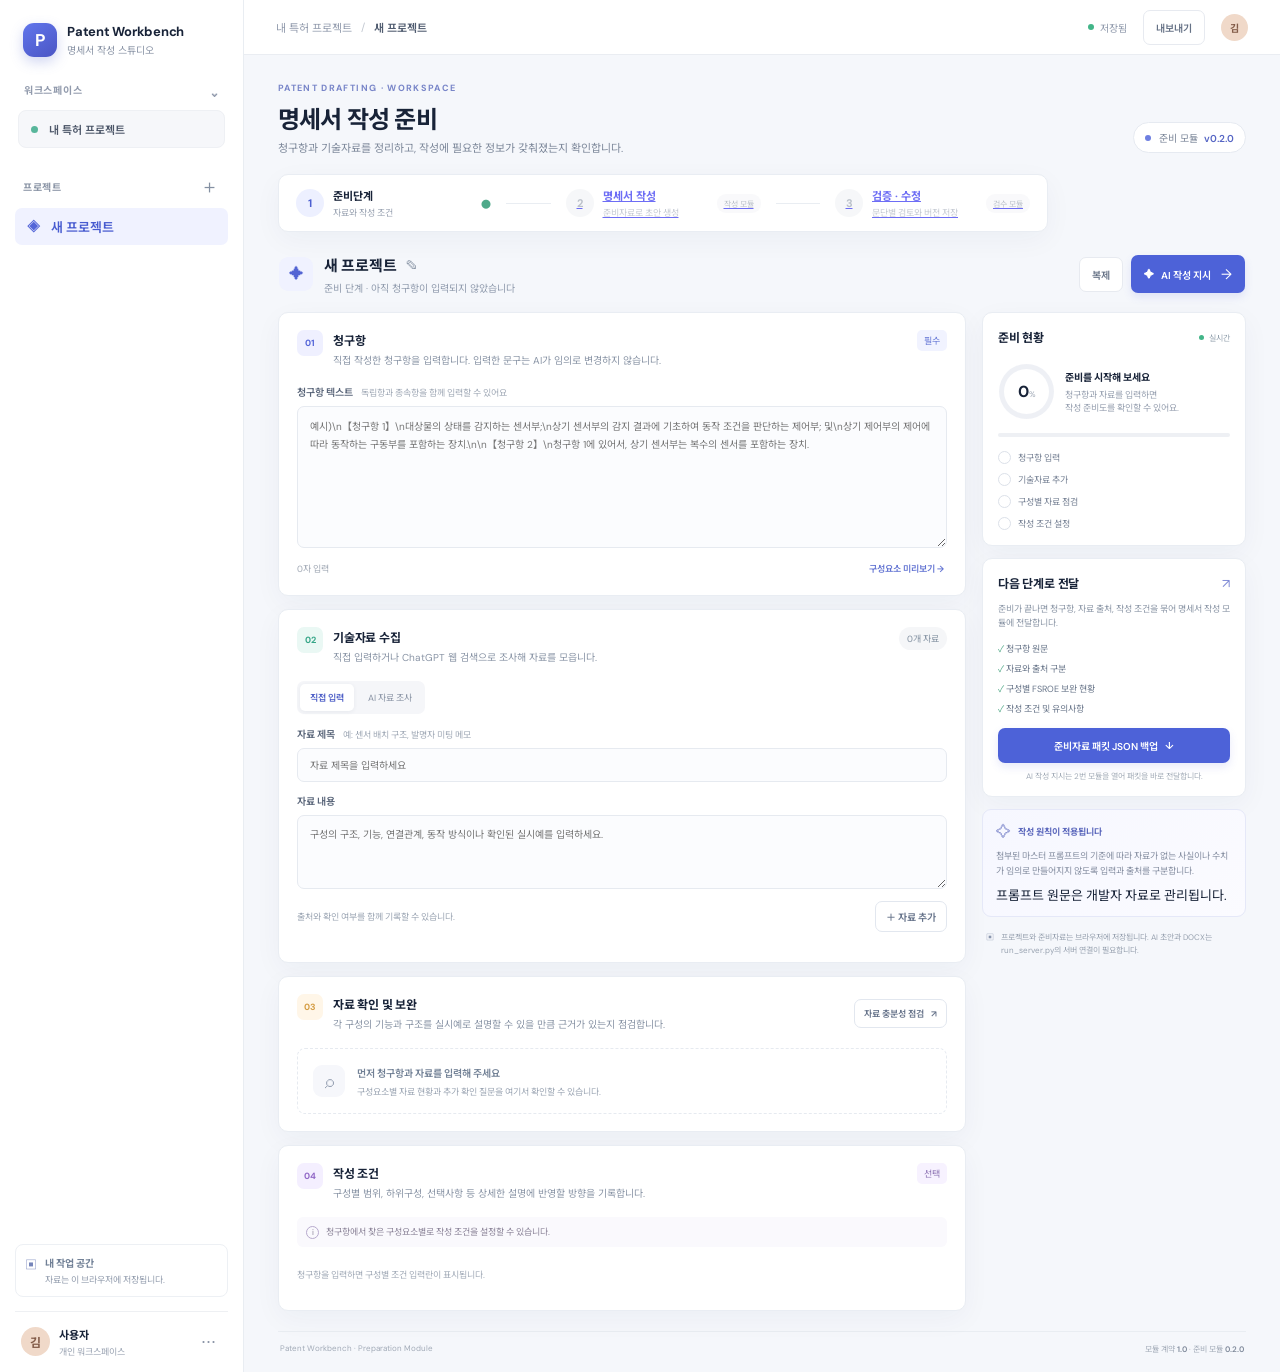
<file: index.html>
<!doctype html>
<html lang="ko">
<head>
  <meta charset="utf-8" />
  <meta name="viewport" content="width=device-width, initial-scale=1, viewport-fit=cover" />
  <meta name="theme-color" content="#f5f7fb" />
  <meta name="mobile-web-app-capable" content="yes" />
  <meta name="apple-mobile-web-app-capable" content="yes" />
  <meta name="apple-mobile-web-app-status-bar-style" content="default" />
  <title>특허명세서 워크벤치 · 준비단계</title>
  <link rel="manifest" href="./manifest.webmanifest" />
  <link rel="apple-touch-icon" href="./assets/icon-192.png" />
  <link rel="stylesheet" href="./src/styles.css" />
  <link rel="stylesheet" href="./src/mobile.css" />
</head>
<body>
  <div class="app-shell">
    <aside class="sidebar">
      <div class="brand"><div class="brand-mark">P</div><div><strong>Patent Workbench</strong><small>명세서 작성 스튜디오</small></div></div>
      <div class="workspace-label">워크스페이스 <span class="chevron">⌄</span></div>
      <div class="workspace-name"><span class="workspace-dot"></span> 내 특허 프로젝트</div>
      <div class="side-section-title">프로젝트 <button class="icon-button" id="newProjectBtn" title="새 프로젝트">＋</button></div>
      <nav id="projectNav" class="project-nav" aria-label="프로젝트 목록"></nav>
      <div class="side-spacer"></div>
      <div class="privacy-note"><span class="tiny-lock">▣</span><div><b>내 작업 공간</b><small>자료는 이 브라우저에 저장됩니다.</small></div></div>
      <div class="profile"><div class="avatar">김</div><div><b>사용자</b><small>개인 워크스페이스</small></div><button class="more">···</button></div>
    </aside>
    <main class="main-area">
      <header class="topbar"><div class="breadcrumbs"><span>내 특허 프로젝트</span><span class="crumb-sep">/</span><b id="crumbProject">새 프로젝트</b></div><div class="top-actions"><span class="save-state"><i></i><span id="saveState">저장됨</span></span><button class="button button-quiet" id="exportBtn">내보내기</button><div class="avatar avatar-small">김</div></div></header>
      <div class="main-scroll">
        <section class="page-heading"><div><div class="eyebrow">PATENT DRAFTING · WORKSPACE</div><h1>명세서 작성 준비</h1><p class="subheading">청구항과 기술자료를 정리하고, 작성에 필요한 정보가 갖춰졌는지 확인합니다.</p></div><div class="version-chip"><span class="version-dot"></span> 준비 모듈 <b>v0.2.0</b></div></section>
        <section class="module-rail" aria-label="모듈 진행 단계"><div class="rail-step active"><span class="step-number">1</span><span><b>준비단계</b><small>자료와 작성 조건</small></span><span class="step-check">●</span></div><div class="rail-line"></div><a class="rail-step future rail-link" href="./drafting.html"><span class="step-number">2</span><span><b>명세서 작성</b><small>준비자료로 초안 생성</small></span><span class="step-state">작성 모듈</span></a><div class="rail-line"></div><a class="rail-step future rail-link" href="./review.html"><span class="step-number">3</span><span><b>검증 · 수정</b><small>문단별 검토와 버전 저장</small></span><span class="step-state">검수 모듈</span></a></section>
        <section class="project-toolbar"><div class="project-title-wrap"><div class="project-icon">✦</div><div><div class="project-title-line"><h2 id="projectTitle">새 프로젝트</h2><button class="icon-button subtle" id="renameBtn" aria-label="프로젝트 이름 편집">✎</button></div><p id="projectMeta">준비 단계 · 아직 청구항이 입력되지 않았습니다</p></div></div><div class="toolbar-actions"><button class="button button-quiet" id="duplicateBtn">복제</button><button class="button button-primary" id="runModule2Btn"><span>✦</span> AI 작성 지시 <span class="button-arrow">→</span></button></div></section>

        <div class="content-grid">
          <div class="main-column">
            <section class="panel claim-panel">
              <div class="panel-heading"><div class="panel-heading-left"><div class="section-icon indigo">01</div><div><h3>청구항</h3><p>직접 작성한 청구항을 입력합니다. 입력한 문구는 AI가 임의로 변경하지 않습니다.</p></div></div><span class="required-tag">필수</span></div>
              <label class="field-label" for="claimsInput">청구항 텍스트 <span class="muted">독립항과 종속항을 함께 입력할 수 있어요</span></label>
              <textarea id="claimsInput" class="claim-textarea" placeholder="예시)\n【청구항 1】\n대상물의 상태를 감지하는 센서부;\n상기 센서부의 감지 결과에 기초하여 동작 조건을 판단하는 제어부; 및\n상기 제어부의 제어에 따라 동작하는 구동부를 포함하는 장치.\n\n【청구항 2】\n청구항 1에 있어서, 상기 센서부는 복수의 센서를 포함하는 장치."></textarea>
              <div class="field-footer"><span><span id="claimCount">0</span>자 입력</span><button class="text-button" id="parseClaimsBtn">구성요소 미리보기 <span>→</span></button></div>
              <div class="components-preview" id="componentsPreview" hidden></div>
            </section>

            <section class="panel materials-panel">
              <div class="panel-heading"><div class="panel-heading-left"><div class="section-icon teal">02</div><div><h3>기술자료 수집</h3><p>직접 입력하거나 ChatGPT 웹 검색으로 조사해 자료를 모읍니다.</p></div></div><span class="count-pill" id="materialsCount">0개 자료</span></div>
              <div class="segmented-tabs" role="tablist"><button class="segment active" data-tab="manual" role="tab">직접 입력</button><button class="segment" data-tab="ai" role="tab">AI 자료 조사</button></div>
              <div class="tab-panel" id="manualPanel"><label class="field-label" for="materialTitle">자료 제목 <span class="muted">예: 센서 배치 구조, 발명자 미팅 메모</span></label><input id="materialTitle" class="text-input" placeholder="자료 제목을 입력하세요"/><label class="field-label" for="materialBody">자료 내용</label><textarea id="materialBody" class="material-input" placeholder="구성의 구조, 기능, 연결관계, 동작 방식이나 확인된 실시예를 입력하세요."></textarea><div class="row-actions"><span class="microcopy">출처와 확인 여부를 함께 기록할 수 있습니다.</span><button class="button button-outline" id="addMaterialBtn">＋ 자료 추가</button></div></div>
              <div class="tab-panel" id="aiPanel" hidden><div class="ai-callout"><div class="ai-spark">✦</div><div><b>무엇을 더 조사할까요?</b><p>청구항 구성별로 필요한 정보나 확인할 자료를 자연어로 적어주세요. 검색 출처가 결과에 함께 저장됩니다.</p></div></div><label class="field-label" for="aiInstruction">수집 지시</label><textarea id="aiInstruction" class="material-input ai-input" placeholder="예: 제어부가 센서 신호를 처리하는 방식과 임계값 설정 변형례를 추가로 조사해 주세요."></textarea><div class="row-actions"><span class="microcopy"><span class="status-pip"></span> API 검색은 별도 사용량 과금이 적용될 수 있습니다</span><button class="button button-outline" id="addAiTaskBtn">✦ AI 조사 실행</button></div></div>
              <div class="materials-list" id="materialsList"></div>
            </section>

            <section class="panel coverage-panel">
              <div class="panel-heading"><div class="panel-heading-left"><div class="section-icon amber">03</div><div><h3>자료 확인 및 보완</h3><p>각 구성의 기능과 구조를 실시예로 설명할 수 있을 만큼 근거가 있는지 점검합니다.</p></div></div><button class="button button-outline button-small" id="analyzeBtn">자료 충분성 점검 <span>↗</span></button></div>
              <div id="coverageEmpty" class="empty-state"><div class="empty-illustration">⌕</div><div><b>먼저 청구항과 자료를 입력해 주세요</b><p>구성요소별 자료 현황과 추가 확인 질문을 여기서 확인할 수 있습니다.</p></div></div>
              <div id="coverageResults" class="coverage-results" hidden></div>
            </section>

            <section class="panel conditions-panel">
              <div class="panel-heading"><div class="panel-heading-left"><div class="section-icon violet">04</div><div><h3>작성 조건</h3><p>구성별 범위, 하위구성, 선택사항 등 상세한 설명에 반영할 방향을 기록합니다.</p></div></div><span class="optional-tag">선택</span></div>
              <div class="condition-intro"><span class="info-icon">i</span> 청구항에서 찾은 구성요소별로 작성 조건을 설정할 수 있습니다.</div>
              <div id="conditionsList" class="conditions-list"><div class="condition-blank">청구항을 입력하면 구성별 조건 입력란이 표시됩니다.</div></div>
            </section>
          </div>

          <aside class="right-column">
            <section class="side-panel readiness-panel"><div class="side-panel-head"><h3>준비 현황</h3><span class="live-label"><i></i> 실시간</span></div><div class="readiness-score"><div class="score-ring" id="scoreRing"><div><strong id="scoreValue">0</strong><small>%</small></div></div><div><b id="readinessLabel">준비를 시작해 보세요</b><p id="readinessText">청구항과 자료를 입력하면<br/>작성 준비도를 확인할 수 있어요.</p></div></div><div class="progress-track"><span id="progressFill"></span></div><div class="checklist" id="checklist"></div></section>
            <section class="side-panel handoff-panel"><div class="side-panel-head"><h3>다음 단계로 전달</h3><span class="handoff-icon">↗</span></div><p>준비가 끝나면 청구항, 자료 출처, 작성 조건을 묶어 명세서 작성 모듈에 전달합니다.</p><div class="handoff-includes"><span>✓ 청구항 원문</span><span>✓ 자료와 출처 구분</span><span>✓ 구성별 FSROE 보완 현황</span><span>✓ 작성 조건 및 유의사항</span></div><button class="button button-primary full-width" id="handoffBtn">준비자료 패킷 JSON 백업 <span>↓</span></button><small class="handoff-note">AI 작성 지시는 2번 모듈을 열어 패킷을 바로 전달합니다.</small></section>
            <section class="principles-card"><div class="principles-top"><span>✧</span><b>작성 원칙이 적용됩니다</b></div><p>첨부된 마스터 프롬프트의 기준에 따라 자료가 없는 사실이나 수치가 임의로 만들어지지 않도록 입력과 출처를 구분합니다.</p><span class="prompt-runtime-note">프롬프트 원문은 개발자 자료로 관리됩니다.</span></section>
            <div class="local-notice"><span>▣</span><span>프로젝트와 준비자료는 브라우저에 저장됩니다. AI 초안과 DOCX는 run_server.py의 서버 연결이 필요합니다.</span></div>
          </aside>
        </div>
        <footer class="page-footer"><span>Patent Workbench · Preparation Module</span><span>모듈 계약 <b>1.0</b> · 준비 모듈 <b>0.2.0</b></span></footer>
      </div>
    </main>
  </div>
  <div id="toast" class="toast" role="status" aria-live="polite"></div>
  <nav class="mobile-module-nav" aria-label="모듈 이동"><a class="active" aria-current="page" href="./index.html"><span>01</span><b>준비</b></a><a href="./drafting.html"><span>02</span><b>작성</b></a><a href="./review.html"><span>03</span><b>검수</b></a></nav>
  <dialog id="confirmDialog" class="dialog"><form method="dialog"><div class="dialog-mark">?</div><h3 id="dialogTitle">확인</h3><p id="dialogMessage"></p><div class="dialog-actions"><button class="button button-quiet" value="cancel">취소</button><button class="button button-primary" id="dialogConfirm" value="confirm">계속</button></div></form></dialog>
  <script type="module" src="./src/app.js"></script>
  <script src="./src/pwa.js"></script>
</body>
</html>
</file>
<file: src/styles.css>
@import url('https://fonts.googleapis.com/css2?family=DM+Sans:wght@400;500;600;700&family=Noto+Sans+KR:wght@400;500;600;700&display=swap');
:root{--bg:#f5f7fb;--panel:#fff;--ink:#182338;--muted:#758197;--line:#e9edf3;--blue:#4d62d8;--blue-dark:#3c50c1;--soft-blue:#f1f3ff;--green:#2da982;--shadow:0 8px 28px rgba(32,48,82,.045)}*{box-sizing:border-box}body{margin:0;background:var(--bg);font-family:'DM Sans','Noto Sans KR',sans-serif;color:var(--ink);font-size:13px}.app-shell{min-height:100vh;display:flex}.sidebar{width:244px;flex:0 0 244px;background:#fff;border-right:1px solid #e9edf2;display:flex;flex-direction:column;padding:23px 15px 14px}.brand{display:flex;gap:10px;align-items:center;padding:0 8px 25px}.brand-mark{width:34px;height:34px;border-radius:11px;background:linear-gradient(145deg,#6176ec,#4b55c4);display:grid;place-items:center;color:#fff;font-size:17px;font-weight:700;box-shadow:0 5px 13px #5365d044}.brand strong{font-size:13px;letter-spacing:-.25px;display:block}.brand small{display:block;color:#8993a5;font-size:10px;margin-top:2px}.workspace-label{padding:0 9px 8px;color:#929bad;font-size:10px;font-weight:700;text-transform:uppercase;letter-spacing:.7px}.chevron{float:right;font-size:15px}.workspace-name{margin:0 3px 25px;background:#f6f7fa;border:1px solid #eef0f4;border-radius:8px;padding:10px;color:#4d5769;font-weight:600;font-size:11px}.workspace-dot{display:inline-block;width:7px;height:7px;border-radius:50%;background:#58b69b;margin:0 8px 1px 2px}.side-section-title{padding:0 8px 9px;color:#8b95a6;font-size:10px;font-weight:700;text-transform:uppercase;letter-spacing:.7px;display:flex;justify-content:space-between;align-items:center}.icon-button{border:0;background:transparent;color:#8490a2;cursor:pointer;font-size:19px;width:26px;height:26px;border-radius:6px}.icon-button:hover{background:#f1f3f8;color:var(--blue)}.project-nav{display:grid;gap:4px}.project-nav button{width:100%;border:0;background:transparent;text-align:left;padding:9px 10px;border-radius:7px;color:#697589;font:inherit;display:flex;align-items:center;gap:9px;cursor:pointer}.project-nav button:hover{background:#f6f7fb}.project-nav button.active{background:#f0f2ff;color:#475bd0;font-weight:600}.nav-project-icon{width:17px;text-align:center;color:#98a2b4}.project-nav button.active .nav-project-icon{color:#5365d8}.nav-project-name{white-space:nowrap;text-overflow:ellipsis;overflow:hidden;flex:1}.nav-count{font-size:10px;color:#a6aebc}.side-spacer{flex:1;min-height:30px}.privacy-note{display:flex;gap:8px;border:1px solid #edf0f4;padding:10px 9px;border-radius:8px;color:#718096;margin-bottom:14px}.tiny-lock{font-size:12px;color:#7685ba}.privacy-note b,.privacy-note small,.profile b,.profile small{display:block}.privacy-note b{font-size:10px}.privacy-note small{font-size:9px;color:#929cad;margin-top:3px}.profile{border-top:1px solid #eef0f3;padding:14px 6px 0;display:flex;gap:9px;align-items:center}.avatar{width:29px;height:29px;border-radius:50%;background:#f0d9c9;color:#835c49;display:grid;place-items:center;font-size:12px;font-weight:700}.profile b{font-size:11px}.profile small{font-size:9px;color:#9aa3b2;margin-top:3px}.more{margin-left:auto;border:0;background:none;color:#8d97a8;font-size:18px;cursor:pointer}.main-area{min-width:0;flex:1;display:flex;flex-direction:column}.topbar{height:55px;background:#fff;border-bottom:1px solid #eaedf2;display:flex;align-items:center;justify-content:space-between;padding:0 32px;flex:0 0 55px}.breadcrumbs{display:flex;align-items:center;gap:9px;color:#929bad;font-size:11px}.breadcrumbs b{font-weight:600;color:#505c70}.crumb-sep{color:#c2c8d1}.top-actions{display:flex;align-items:center;gap:16px}.save-state{font-size:10px;color:#909aac;display:flex;align-items:center;gap:6px}.save-state i,.live-label i{width:6px;height:6px;border-radius:50%;background:#42b588;display:inline-block}.avatar-small{width:27px;height:27px;font-size:10px}.main-scroll{max-width:1500px;width:100%;margin:0 auto;padding:27px 34px 18px;overflow:auto}.page-heading{display:flex;justify-content:space-between;align-items:flex-end;margin-bottom:19px}.eyebrow{color:#7885c8;font-size:9px;font-weight:700;letter-spacing:1.35px}.page-heading h1{font-size:24px;letter-spacing:-.8px;margin:6px 0 4px}.subheading{color:#7e899b;font-size:11px;margin:0}.version-chip{font-size:10px;color:#7c8799;border:1px solid #e6eaf1;background:#fff;border-radius:20px;padding:7px 11px;margin-bottom:2px}.version-chip b{color:#5565c4;font-weight:600;margin-left:3px}.version-dot{width:6px;height:6px;background:#6e7fe1;display:inline-block;border-radius:50%;margin:0 5px 1px 0}.module-rail{display:flex;align-items:center;background:#fff;border:1px solid #e9edf3;box-shadow:var(--shadow);border-radius:10px;padding:12px 17px;margin-bottom:18px;max-width:770px}.rail-step{display:flex;align-items:center;gap:9px;min-width:195px}.step-number{width:28px;height:28px;border-radius:50%;background:#edf0ff;color:#4d60d1;display:grid;place-items:center;font-size:11px;font-weight:700}.rail-step b,.rail-step small{display:block}.rail-step b{font-size:11px}.rail-step small{color:#9aa3b2;font-size:9px;margin-top:3px}.rail-step .step-check{margin-left:auto;color:#4ea98a;font-size:10px}.rail-step.future{opacity:.57}.rail-step.future .step-number{background:#f0f2f5;color:#8792a2}.step-state{margin-left:auto;background:#f5f6f8;color:#8b95a5;padding:4px 7px;border-radius:9px;font-size:8px}.rail-line{height:1px;background:#e9edf2;flex:1;margin:0 15px;min-width:30px}.project-toolbar{display:flex;justify-content:space-between;align-items:center;margin:21px 1px 17px}.project-title-wrap{display:flex;align-items:center;gap:11px}.project-icon{width:34px;height:34px;border-radius:9px;background:#f0f2ff;color:#5364d3;display:grid;place-items:center;font-size:15px}.project-title-line{display:flex;align-items:center;gap:4px}.project-title-line h2{font-size:15px;letter-spacing:-.3px;margin:0}.project-title-wrap p{margin:4px 0 0;font-size:10px;color:#909bad}.icon-button.subtle{font-size:12px;width:23px;height:23px}.toolbar-actions{display:flex;gap:8px;align-items:center}.button{border:1px solid transparent;border-radius:7px;padding:9px 12px;font:inherit;font-size:10px;font-weight:600;cursor:pointer;transition:.15s ease;display:inline-flex;align-items:center;justify-content:center;gap:7px}.button:hover{transform:translateY(-1px)}.button-quiet{background:#fff;border-color:#e7eaf0;color:#667286}.button-quiet:hover,.button-outline:hover{border-color:#b6c0ed;color:#4659cc}.button-primary{background:var(--blue);color:#fff;box-shadow:0 4px 9px #5365d822}.button-primary:hover{background:var(--blue-dark)}.button-arrow{font-size:14px;font-weight:400;margin-left:3px}.content-grid{display:grid;grid-template-columns:minmax(0,1fr) 264px;align-items:start;gap:16px}.main-column{display:grid;gap:13px;min-width:0}.panel,.side-panel{background:#fff;border:1px solid #e9edf3;border-radius:10px;box-shadow:var(--shadow)}.panel{padding:17px 18px}.panel-heading{display:flex;justify-content:space-between;align-items:flex-start;gap:12px;margin-bottom:15px}.panel-heading-left{display:flex;align-items:flex-start;gap:10px}.section-icon{width:26px;height:26px;border-radius:7px;display:grid;place-items:center;font-size:9px;font-weight:700;flex:0 0 26px}.section-icon.indigo{background:#eff0ff;color:#5364d8}.section-icon.teal{background:#eaf8f4;color:#35a587}.section-icon.amber{background:#fff6e8;color:#d49c43}.section-icon.violet{background:#f4efff;color:#9168c7}.panel h3,.side-panel h3{font-size:12px;margin:1px 0 4px;letter-spacing:-.2px}.panel-heading p{font-size:10px;color:#8a95a6;margin:0;line-height:1.6}.required-tag{font-size:9px;color:#6375d5;background:#f1f3ff;border-radius:5px;padding:4px 7px}.optional-tag{font-size:9px;color:#8e74b4;background:#f7f2ff;border-radius:5px;padding:4px 7px}.field-label{display:flex;align-items:baseline;gap:8px;font-size:10px;font-weight:600;color:#596579;margin:11px 0 7px}.muted{font-size:9px;font-weight:400;color:#a0a9b6}.claim-textarea,.material-input,.text-input{width:100%;border:1px solid #e6eaf0;border-radius:7px;background:#fbfcfe;color:#354156;font:inherit;font-size:10px;padding:11px 12px;outline:none;transition:.15s}.claim-textarea:focus,.material-input:focus,.text-input:focus{border-color:#aeb9ee;background:#fff;box-shadow:0 0 0 3px #5365d80d}.claim-textarea{height:142px;resize:vertical;line-height:1.8}.text-input{height:34px}.field-footer{display:flex;justify-content:space-between;align-items:center;color:#a0a8b4;font-size:9px;padding-top:7px}.text-button{border:0;background:none;padding:3px;color:#6475d3;font:inherit;font-size:9px;font-weight:600;cursor:pointer}.components-preview{margin-top:12px;padding-top:11px;border-top:1px solid #eff1f5}.preview-head{display:flex;justify-content:space-between;align-items:center;color:#718095;font-size:9px;margin-bottom:7px}.component-chip{display:inline-flex;align-items:center;background:#f5f6fb;color:#58647a;border:1px solid #eceef5;border-radius:5px;padding:5px 8px;margin:0 5px 5px 0;font-size:9px}.component-chip em{font-style:normal;color:#9ca5b3;margin-right:5px}.count-pill{font-size:9px;background:#f5f6f8;border-radius:12px;padding:5px 8px;color:#8290a0;white-space:nowrap}.segmented-tabs{display:flex;gap:4px;padding:3px;border-radius:7px;background:#f5f6f9;width:max-content;margin:2px 0 12px}.segment{border:0;background:transparent;border-radius:5px;padding:7px 10px;color:#8993a4;font:inherit;font-size:9px;cursor:pointer}.segment.active{background:#fff;color:#4e5fc7;box-shadow:0 1px 4px #25375a12;font-weight:600}.new-tag{font-size:8px;margin-left:4px;border-radius:4px;background:#eff0ff;color:#596bd0;padding:3px 4px}.material-input{height:74px;resize:vertical;line-height:1.65}.ai-input{height:83px}.row-actions{display:flex;justify-content:space-between;align-items:center;margin-top:8px}.microcopy{font-size:9px;color:#9ba5b3}.button-outline{background:#fff;color:#66738a;border-color:#e2e7ef;padding:7px 10px}.materials-list{display:grid;gap:7px;margin-top:13px}.material-card{border:1px solid #edf0f4;border-radius:7px;padding:9px 10px;display:flex;gap:9px;align-items:flex-start}.material-type{width:22px;height:22px;display:grid;place-items:center;border-radius:6px;background:#edf8f4;color:#36a483;font-size:10px;flex:0 0 22px}.material-type.task{background:#f1f2ff;color:#6473cf}.material-copy{flex:1;min-width:0}.material-copy b{font-size:9px;display:block;color:#536075}.material-copy p{font-size:9px;color:#8a95a5;line-height:1.55;margin:4px 0 0;white-space:pre-wrap;word-break:break-word}.material-meta{display:flex;gap:7px;align-items:center;margin-top:5px;font-size:8px;color:#a0a9b6}.source-select{font:inherit;font-size:8px;border:1px solid #edf0f4;color:#768296;background:#fff;border-radius:4px;padding:3px}.delete-material{border:0;background:transparent;color:#a6afbc;font-size:14px;cursor:pointer;padding:0 2px}.delete-material:hover{color:#d26f77}.ai-callout{display:flex;align-items:flex-start;gap:9px;background:#f7f8ff;border-radius:7px;padding:10px;margin-bottom:10px}.ai-spark{width:23px;height:23px;border-radius:6px;background:#e8ebff;color:#5c6cd7;display:grid;place-items:center}.ai-callout b{font-size:10px}.ai-callout p{margin:3px 0 0;color:#8d97a7;font-size:9px}.status-pip{display:inline-block;width:6px;height:6px;border-radius:50%;background:#e1ad54;margin-right:5px}.coverage-panel .panel-heading{align-items:center}.button-small{font-size:9px;padding:7px 9px;white-space:nowrap}.empty-state{border:1px dashed #e6eaf0;border-radius:8px;display:flex;align-items:center;gap:12px;padding:15px;color:#718095}.empty-illustration{width:32px;height:32px;border-radius:9px;background:#f6f7fb;color:#99a3b4;display:grid;place-items:center;font-size:18px}.empty-state b{font-size:10px;font-weight:600}.empty-state p{font-size:9px;color:#9ba5b3;margin:4px 0 0}.coverage-summary{font-size:9px;color:#7c8798;margin:-3px 0 10px}.coverage-item{padding:10px 0;border-top:1px solid #f0f2f5;display:grid;grid-template-columns:minmax(110px, .8fr) minmax(0,2fr);gap:12px}.coverage-item:first-of-type{border-top:0}.coverage-component{font-size:9px;font-weight:600;color:#556176}.coverage-status{display:inline-flex;margin-top:5px;border-radius:4px;padding:3px 5px;font-size:8px}.coverage-status.good{background:#edf8f3;color:#419276}.coverage-status.weak{background:#fff5e7;color:#bd8740}.coverage-status.missing{background:#fff0f0;color:#c27676}.coverage-detail{font-size:9px;color:#8994a3;line-height:1.65}.coverage-detail b{color:#667388}.question-list{margin:5px 0 0;padding-left:13px;color:#9a7480}.coverage-actions{display:flex;justify-content:flex-end;padding-top:7px}.condition-intro{background:#faf9fd;padding:8px 9px;border-radius:6px;font-size:9px;color:#8b8398;margin-bottom:9px}.info-icon{border:1px solid #b7aacd;display:inline-grid;place-items:center;border-radius:50%;width:13px;height:13px;font-size:8px;margin-right:5px}.condition-row{border-top:1px solid #f0f2f5;padding:10px 0}.condition-title{font-size:9px;font-weight:600;color:#596579;margin-bottom:6px}.condition-row textarea{width:100%;border:1px solid #edf0f4;border-radius:6px;resize:vertical;min-height:47px;padding:8px;font:inherit;font-size:9px;line-height:1.5;outline:none}.condition-row textarea:focus{border-color:#c3caec}.condition-blank{color:#a1aab7;font-size:9px;padding:12px 0}.right-column{display:grid;gap:12px}.side-panel{padding:15px}.side-panel-head{display:flex;align-items:center;justify-content:space-between}.side-panel-head h3{margin:0}.live-label{color:#92a0ad;font-size:8px;display:flex;gap:5px;align-items:center}.live-label i{width:5px;height:5px}.readiness-score{display:flex;align-items:center;gap:11px;padding:18px 1px 14px}.score-ring{width:55px;height:55px;border-radius:50%;background:conic-gradient(#5e70d8 var(--score,0%),#eef0f5 0);display:grid;place-items:center;position:relative;flex:0 0 55px}.score-ring:before{content:'';position:absolute;inset:5px;border-radius:50%;background:#fff}.score-ring>div{z-index:1;display:flex;align-items:baseline}.score-ring strong{font-size:16px}.score-ring small{font-size:8px;color:#9da6b4}.readiness-score b{font-size:10px}.readiness-score p{font-size:9px;color:#969faf;line-height:1.5;margin:4px 0 0}.progress-track{height:4px;background:#eef0f4;border-radius:3px;overflow:hidden}.progress-track span{height:100%;width:0;background:#5e70d8;display:block;border-radius:3px;transition:width .25s}.checklist{display:grid;gap:9px;margin-top:14px}.check-row{display:flex;align-items:center;gap:7px;color:#768194;font-size:9px}.check-mark{width:13px;height:13px;border:1px solid #dce1e9;border-radius:50%;display:grid;place-items:center;color:transparent;font-size:8px}.check-row.done .check-mark{border-color:#6cba9b;background:#6cba9b;color:#fff}.check-row.done{color:#5f796f}.handoff-icon{color:#7e89d5;font-size:13px}.handoff-panel>p{font-size:9px;color:#8b96a6;line-height:1.6;margin:10px 0}.handoff-includes{display:grid;gap:7px;font-size:9px;color:#69768a;margin:11px 0 13px}.handoff-includes span:first-letter{color:#54aa89}.full-width{width:100%;padding:9px}.handoff-note{display:block;text-align:center;color:#a3acb8;font-size:8px;margin-top:7px}.principles-card{border:1px solid #e5e8f8;background:linear-gradient(140deg,#f6f7ff,#fbfbff);border-radius:9px;padding:12px 13px}.principles-top{display:flex;align-items:center;gap:7px;color:#5d69bd;font-size:9px}.principles-top span{font-size:15px}.principles-card p{font-size:9px;line-height:1.65;color:#848da0;margin:7px 0}.principles-card a{font-size:9px;color:#5e6fce;text-decoration:none}.principles-card a:hover{text-decoration:underline}.local-notice{display:flex;align-items:flex-start;gap:7px;color:#98a2b0;font-size:8px;line-height:1.6;padding:2px 4px}.local-notice span:first-child{color:#8995ad}.page-footer{display:flex;justify-content:space-between;border-top:1px solid #e9edf2;margin-top:20px;padding:11px 2px 0;color:#a1aab7;font-size:8px}.page-footer b{font-weight:600;color:#7e899a}.toast{position:fixed;bottom:22px;left:50%;transform:translate(-50%,12px);background:#243149;color:#fff;padding:10px 15px;border-radius:7px;font-size:10px;opacity:0;pointer-events:none;transition:.2s;box-shadow:0 7px 22px #17223a2a;z-index:10}.toast.show{opacity:1;transform:translate(-50%,0)}.dialog{border:0;border-radius:12px;padding:22px;width:min(390px,calc(100% - 30px));box-shadow:0 15px 60px #1d2b4933;color:var(--ink)}.dialog::backdrop{background:#1c294466;backdrop-filter:blur(2px)}.dialog-mark{width:30px;height:30px;border-radius:9px;background:#f0f2ff;color:#5566d1;display:grid;place-items:center;font-weight:700}.dialog h3{font-size:14px;margin:13px 0 5px}.dialog p{font-size:10px;line-height:1.65;color:#788497;margin:0}.dialog-actions{display:flex;justify-content:flex-end;gap:7px;margin-top:19px}.dialog form{margin:0}.dialog form>.button-primary{color:#fff}
@media(min-width:1500px){.main-scroll{padding-left:44px;padding-right:44px}.content-grid{grid-template-columns:minmax(0,1fr) 285px}.panel{padding:19px 20px}}@media(max-width:1050px){.sidebar{width:205px;flex-basis:205px}.main-scroll{padding:23px 21px}.content-grid{grid-template-columns:minmax(0,1fr) 245px;gap:12px}.module-rail{max-width:100%}.rail-step{min-width:160px}.rail-line{margin:0 9px}}@media(max-width:820px){.sidebar{width:62px;flex-basis:62px;padding:18px 8px}.brand{padding:0 6px 23px}.brand>div:not(.brand-mark),.workspace-label,.workspace-name,.side-section-title,.project-nav button .nav-project-name,.nav-count,.privacy-note,.profile>div:not(.avatar),.profile .more{display:none}.project-nav button{justify-content:center;padding:10px}.nav-project-icon{font-size:15px}.profile{justify-content:center;padding:13px 0 0}.topbar{padding:0 17px}.main-scroll{padding:20px 15px}.content-grid{grid-template-columns:1fr}.right-column{grid-template-columns:repeat(2,minmax(0,1fr));align-items:start}.local-notice{grid-column:span 2}.rail-step{min-width:auto;flex:1}.rail-step small,.step-state{display:none}.rail-line{min-width:15px}}@media(max-width:560px){.topbar{height:49px;flex-basis:49px}.top-actions{gap:8px}.top-actions .button{padding:7px 8px;font-size:9px}.breadcrumbs{font-size:9px;gap:5px}.main-scroll{padding:17px 11px}.page-heading h1{font-size:20px}.subheading{max-width:260px;line-height:1.5}.version-chip{font-size:8px;padding:6px 8px}.module-rail{padding:10px}.rail-step{gap:6px}.rail-step b{font-size:9px}.step-number{width:24px;height:24px;font-size:9px}.rail-line{margin:0 5px}.project-toolbar{align-items:flex-start}.project-title-wrap{gap:7px}.project-title-wrap p{max-width:145px;line-height:1.4}.project-icon{width:30px;height:30px}.toolbar-actions{gap:5px}.toolbar-actions .button{padding:8px 8px;font-size:9px}.panel{padding:14px 12px}.panel-heading p{max-width:260px}.right-column{grid-template-columns:1fr}.local-notice{grid-column:auto}.coverage-item{grid-template-columns:1fr;gap:5px}.page-footer{font-size:7px}}
.material-sources{display:grid;gap:4px;margin-top:6px}.material-sources a{font-size:9px;color:#596bc9;text-decoration:none;line-height:1.45;overflow-wrap:anywhere}.material-sources a:hover{text-decoration:underline}
</file>
<file: src/mobile.css>
.mobile-module-nav{display:none}
@media(max-width:760px){
  .app-shell{height:100dvh;min-height:100dvh;overflow:hidden}
  .sidebar{display:none}
  .main-area{height:100dvh;min-height:0;width:100%;overflow:hidden}
  .topbar{padding:0 13px;gap:8px}
  .breadcrumbs{min-width:0;overflow:hidden;white-space:nowrap;text-overflow:ellipsis;font-size:11px}
  .top-actions{gap:7px;flex:0 0 auto}
  .top-actions .button{min-height:40px;padding:8px 10px;font-size:11px}
  .main-scroll{padding:18px 12px calc(88px + env(safe-area-inset-bottom));overscroll-behavior:contain}
  .page-heading{align-items:flex-start;gap:8px}
  .page-heading h1{font-size:22px;line-height:1.25}
  .page-heading .subheading{font-size:12px;line-height:1.55}
  .version-chip{font-size:9px;white-space:nowrap;padding:6px 8px}
  .module-rail{overflow-x:auto;max-width:none;gap:5px;padding:9px 8px;scrollbar-width:none}
  .module-rail::-webkit-scrollbar{display:none}
  .rail-step{min-width:105px;gap:6px;padding:5px}
  .rail-step b{font-size:10px}
  .rail-step small,.step-state{font-size:8px}
  .rail-line{min-width:12px;margin:0 2px}
  .project-toolbar{align-items:center;gap:8px;padding:10px}
  .project-title-wrap{min-width:0}
  .project-title-wrap h2{font-size:15px}
  .project-title-wrap p{font-size:9px;line-height:1.4}
  .toolbar-actions{gap:4px;flex-wrap:wrap;justify-content:flex-end}
  .toolbar-actions .button{min-height:40px;padding:8px 9px;font-size:10px;white-space:nowrap}
  .project-icon{flex:0 0 31px}
  .panel,.side-panel{border-radius:10px}
  .panel{padding:14px 12px}
  .panel-heading{gap:8px}
  .panel-heading h3,.side-panel h3{font-size:13px}
  .panel-heading p,.side-panel p{font-size:10px;line-height:1.55}
  .field-label{font-size:11px;margin:12px 0 6px}
  .field-label .muted{font-size:9px}
  .text-input,.material-input,.claim-textarea,.condition-row textarea,.draft-text,.paragraph-input{font-size:16px!important;line-height:1.6}
  .text-input{min-height:44px;padding:10px}
  .button,.icon-button,.segment,.source-select,.delete-material,.paragraph-number{min-height:40px}
  .button{font-size:11px}
  .segment{font-size:11px;padding:9px 12px}
  .right-column{gap:10px}
  .local-notice{font-size:10px}
  .page-footer{font-size:8px;gap:8px;flex-wrap:wrap;padding-bottom:8px}
  .mobile-module-nav{position:fixed;display:grid;grid-template-columns:repeat(3,minmax(0,1fr));left:0;right:0;bottom:0;z-index:20;padding:6px 8px calc(6px + env(safe-area-inset-bottom));height:calc(62px + env(safe-area-inset-bottom));box-sizing:content-box;background:rgba(255,255,255,.97);border-top:1px solid #e7eaf1;box-shadow:0 -6px 20px rgba(30,45,75,.06);backdrop-filter:blur(16px)}
  .mobile-module-nav a{display:flex;align-items:center;justify-content:center;gap:7px;min-height:48px;border-radius:9px;text-decoration:none;color:#7d889b;font-size:12px;touch-action:manipulation}
  .mobile-module-nav a span{display:grid;place-items:center;width:26px;height:26px;border-radius:8px;background:#f3f5f8;color:#8792a3;font-size:9px;font-weight:700}
  .mobile-module-nav a.active{background:#f2f3ff;color:#4f61ca}
  .mobile-module-nav a.active span{background:#e3e7ff;color:#4f61ca}
  .toast{bottom:calc(78px + env(safe-area-inset-bottom));width:max-content;max-width:calc(100% - 32px);text-align:center;font-size:12px}
  .dialog{padding:20px;width:min(390px,calc(100% - 28px));}
  .dialog h3{font-size:16px}.dialog p{font-size:13px}
  .dialog .button{min-height:42px;font-size:12px}
  .review-page .review-controls{grid-template-columns:1fr}
  .review-page .review-instruction-panel{grid-row:auto}
  .review-page .document-head{display:block}
  .review-page .document-actions{justify-content:flex-start;margin-top:10px}
  .review-page .document-actions .button{min-height:40px;font-size:10px}
  .review-page .numbered-paragraphs{max-height:none;min-height:420px;overflow:visible}
  .review-page .paragraph-input{min-height:74px}
  .review-page .suggestion-copy{font-size:13px}
  .review-page .suggestion-head b{font-size:11px}
  .review-page .apply-suggestion{min-height:38px;font-size:10px}
  .drafting-page .draft-text{min-height:60vh}
  .drafting-page .editor-head p,.review-page .document-head p{font-size:10px}
}
@media(max-width:380px){
  .main-scroll{padding-left:9px;padding-right:9px}
  .version-chip{font-size:8px;padding:5px 6px}
  .project-title-wrap p{max-width:135px}
  .toolbar-actions .button{padding:7px 6px;font-size:9px}
  .mobile-module-nav a{gap:4px;font-size:10px}
}
</file>
